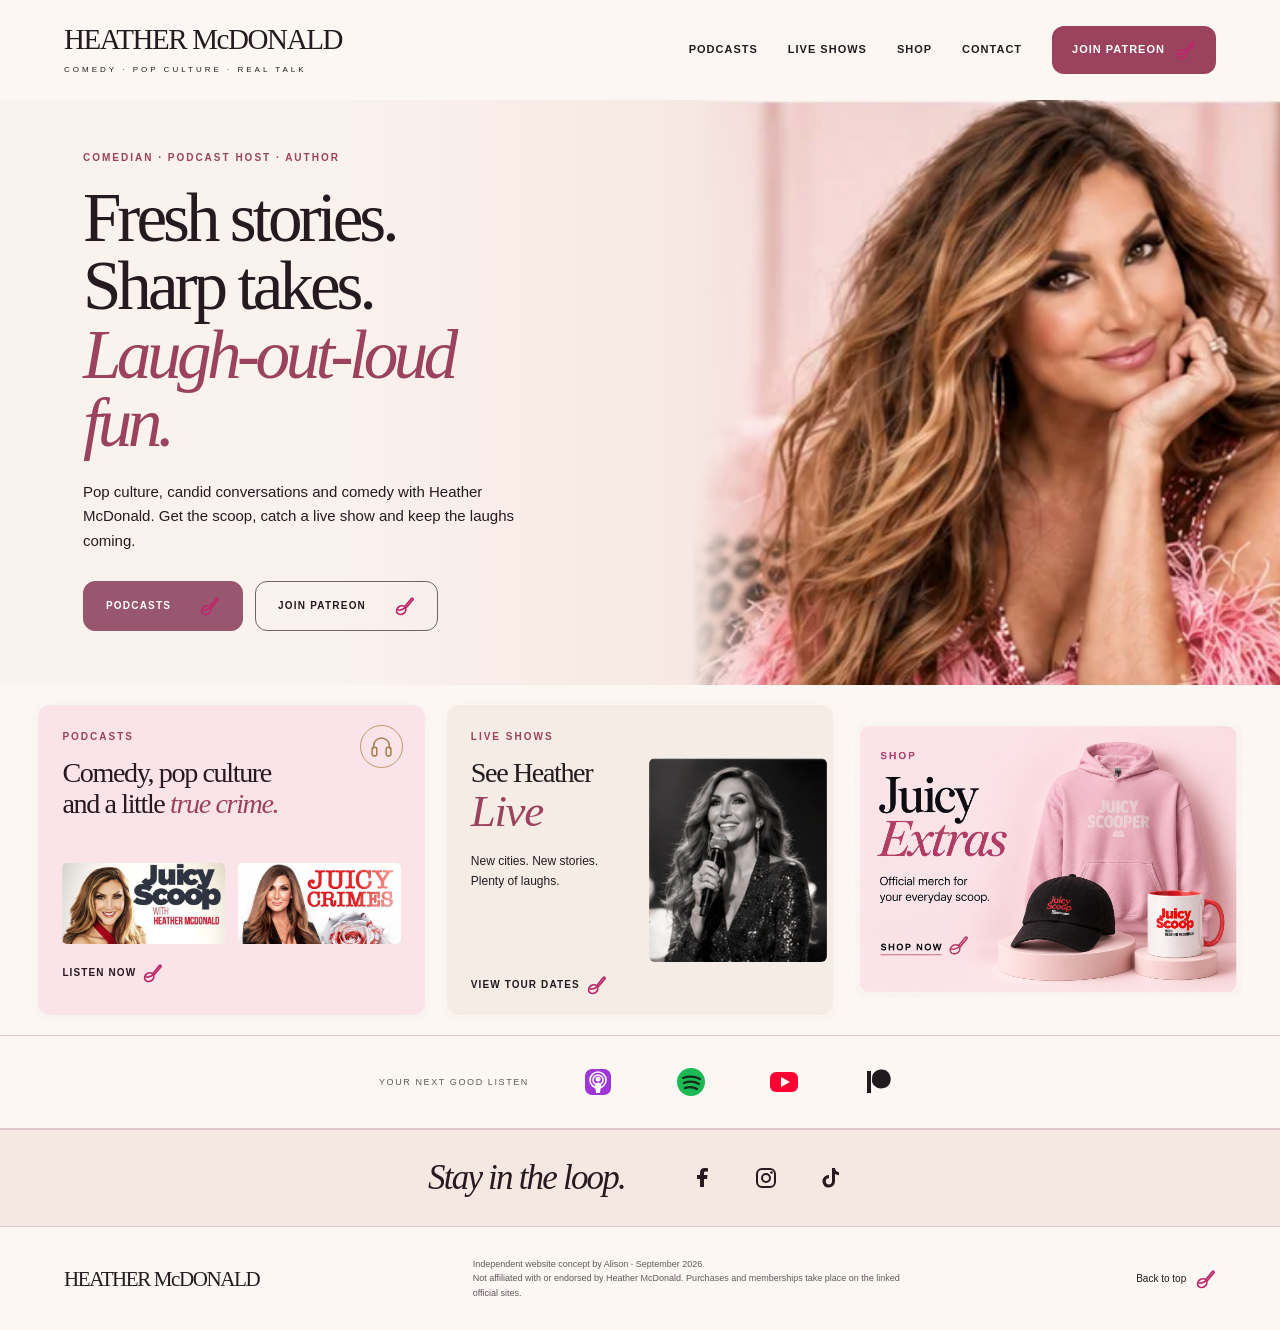
<file: index.html>
<!doctype html>
<html lang="en"><head><meta charset="utf-8"><meta name="viewport" content="width=device-width,initial-scale=1"><meta name="theme-color" content="#faf4ef"><meta name="description" content="Comedy, pop culture and real talk with Heather McDonald. Explore Juicy Scoop, Juicy Crimes, live shows and Juicy Extras."><title>Heather McDonald | Comedy, podcasts & a little extra juicy</title><link rel="icon" href="favicon.svg" type="image/svg+xml"><link rel="stylesheet" href="styles.css?v=20260922-16"><script src="script.js" defer></script></head>
<body id="top"><a class="skip" href="#main">Skip to content</a><header class="header"><a class="brand" href="#top">HEATHER McDONALD<span>COMEDY · POP CULTURE · REAL TALK</span></a><button class="menu" type="button" aria-expanded="false" aria-controls="navigation">Menu <span aria-hidden="true">☰</span></button><nav id="navigation" aria-label="Main navigation"><a href="#podcasts">Podcasts</a><a href="#live">Live shows</a><a href="shop.html">Shop</a><a href="https://heathermcdonald.net/#contact">Contact</a><a class="nav-join" href="https://www.patreon.com/cw/juicyscoop">Join Patreon <span aria-hidden="true"><svg class="scoop-icon" viewBox="0 0 32 32" aria-hidden="true" fill="none" stroke="currentColor" stroke-width="1.7"><path d="m17 17 10-12c1-1 3 1 2 2L19 19"/><ellipse cx="12" cy="22" rx="7" ry="6" transform="rotate(-35 12 22)"/><path d="M6 21c4 2 8 1 12-3"/></svg></span></a></nav></header>
<main id="main"><section class="hero" aria-labelledby="headline"><div class="hero-copy"><p class="eyebrow">Comedian · Podcast host · Author</p><h1 id="headline">Fresh stories.<br>Sharp takes.<br><em>Laugh-out-loud<br class="wide-break"> fun.</em></h1><p class="intro">Pop culture, candid conversations and comedy with Heather McDonald. Get the scoop, catch a live show and keep the laughs coming.</p><div class="actions"><a class="button" href="#podcasts">Podcasts <span aria-hidden="true"><svg class="scoop-icon" viewBox="0 0 32 32" aria-hidden="true" fill="none" stroke="currentColor" stroke-width="1.7"><path d="m17 17 10-12c1-1 3 1 2 2L19 19"/><ellipse cx="12" cy="22" rx="7" ry="6" transform="rotate(-35 12 22)"/><path d="M6 21c4 2 8 1 12-3"/></svg></span></a><a class="button secondary" href="https://www.patreon.com/cw/juicyscoop">Join Patreon <span aria-hidden="true"><svg class="scoop-icon" viewBox="0 0 32 32" aria-hidden="true" fill="none" stroke="currentColor" stroke-width="1.7"><path d="m17 17 10-12c1-1 3 1 2 2L19 19"/><ellipse cx="12" cy="22" rx="7" ry="6" transform="rotate(-35 12 22)"/><path d="M6 21c4 2 8 1 12-3"/></svg></span></a></div></div><div class="hero-photo"><img src="assets/heather-portrait.webp" alt="Heather McDonald seated in a pink room, resting her chin on her hand" width="402" height="352" fetchpriority="high"></div><span class="hero-side" aria-hidden="true">A LITTLE COMEDY. A LOT TO TALK ABOUT.</span></section>
<section class="feature-row" aria-label="Podcasts, live shows and shop">
<article class="feature-card podcast-card" id="podcasts"><p class="eyebrow">Podcasts <span class="headphones" aria-hidden="true"><svg viewBox="0 0 32 32" fill="none" stroke="currentColor" stroke-width="2"><path d="M6 19v-4a10 10 0 0 1 20 0v4"/><rect x="4" y="17" width="6" height="11" rx="2"/><rect x="22" y="17" width="6" height="11" rx="2"/></svg></span></p><h2>Comedy, pop culture<br>and a little <em>true crime.</em></h2><div class="mini-covers"><a href="https://podcasts.apple.com/us/podcast/juicy-scoop-with-heather-mcdonald/id1135332109" aria-label="Listen to Juicy Scoop on Apple Podcasts"><img src="assets/juicy-scoop-landscape.jpg" alt="Juicy Scoop with Heather McDonald" width="1000" height="500"></a><a href="https://podcasts.apple.com/us/podcast/juicy-crimes-with-heather-mcdonald/id1803197933" aria-label="Listen to Juicy Crimes on Apple Podcasts"><img src="assets/juicy-crimes.jpeg" alt="Juicy Crimes with Heather McDonald" width="1024" height="1037"></a></div><a class="text-link" href="https://podcasts.apple.com/us/podcast/juicy-scoop-with-heather-mcdonald/id1135332109">Listen now <svg class="scoop-icon" viewBox="0 0 32 32" aria-hidden="true" fill="none" stroke="currentColor" stroke-width="1.7"><path d="m17 17 10-12c1-1 3 1 2 2L19 19"/><ellipse cx="12" cy="22" rx="7" ry="6" transform="rotate(-35 12 22)"/><path d="M6 21c4 2 8 1 12-3"/></svg></a></article>
<article class="feature-card live-card" id="live"><div class="feature-copy"><p class="eyebrow">Live shows</p><h2>See Heather<br><em>Live</em></h2><p>New cities. New stories.<br>Plenty of laughs.</p><a class="text-link" href="https://heathermcdonald.net/">View tour dates <svg class="scoop-icon" viewBox="0 0 32 32" aria-hidden="true" fill="none" stroke="currentColor" stroke-width="1.7"><path d="m17 17 10-12c1-1 3 1 2 2L19 19"/><ellipse cx="12" cy="22" rx="7" ry="6" transform="rotate(-35 12 22)"/><path d="M6 21c4 2 8 1 12-3"/></svg></a></div><div class="stage-photo"><img src="assets/stage-reference.png" alt="Heather McDonald performing with a microphone" width="332" height="237"></div></article>
<article class="feature-card supplied-shop-card" id="shop"><a href="shop.html" aria-label="Juicy Extras — shop official merchandise"><img src="assets/juicy-extras-card.png" alt="Juicy Extras. Official merch for your everyday scoop. Pink hoodie, black Juicy Scoop hat and coffee mug arranged on pink display stands. Shop now." width="1484" height="1060"></a></article>
</section>
<section class="quick-links" aria-label="Listen, watch and join"><span>YOUR NEXT GOOD LISTEN</span><a class="platform-link" href="https://podcasts.apple.com/us/podcast/juicy-scoop-with-heather-mcdonald/id1135332109" aria-label="Apple Podcasts" title="Apple Podcasts"><svg viewBox="0 0 32 32" aria-hidden="true"><rect x="3" y="3" width="26" height="26" rx="7" fill="#a136d7"/><g fill="none" stroke="white" stroke-width="1.6"><circle cx="16" cy="14" r="8"/><circle cx="16" cy="14" r="5"/></g><circle cx="16" cy="13" r="2.5" fill="white"/><path d="M12.8 18Q16 15 19.2 18L18 27h-4z" fill="white"/></svg></a><a class="platform-link" href="https://open.spotify.com/show/1zsZEElOM8NBrgVvZ48gsO" aria-label="Spotify" title="Spotify"><svg viewBox="0 0 32 32" aria-hidden="true"><circle cx="16" cy="16" r="14" fill="#1db954"/><g fill="none" stroke="#142b1c" stroke-width="2.3" stroke-linecap="round"><path d="M8 12q9-3 17 1M9 17q8-3 15 1M10 22q7-2 12 1"/></g></svg></a><a class="platform-link" href="https://www.youtube.com/@JuicyScoop" aria-label="YouTube" title="YouTube"><svg viewBox="0 0 32 32" aria-hidden="true"><rect x="2" y="6" width="28" height="20" rx="6" fill="#f03"/><path d="m13 11 9 5-9 5z" fill="white"/></svg></a><a class="platform-link" href="https://www.patreon.com/cw/juicyscoop" aria-label="Patreon membership" title="Patreon membership"><svg viewBox="0 0 32 32" aria-hidden="true"><path d="M6 27V5h4v22zM15 5c15-7 20 14 8 17-6 2-13-3-12-9 0-4 1-6 4-8" fill="#231a20"/></svg></a></section>
<section class="social section" aria-label="Social media"><h2>Stay in the loop.</h2><div class="social-icons"><a href="https://www.facebook.com/heathermcdonaldcomedy/" aria-label="Heather McDonald on Facebook"><svg viewBox="0 0 24 24" aria-hidden="true"><path d="M14 21v-8h3l.5-4H14V7c0-1 .5-1.5 1.5-1.5H18V2.2A25 25 0 0 0 14.8 2C11.6 2 10 3.8 10 7v2H7v4h3v8z"/></svg></a><a href="https://www.instagram.com/heathermcdonald/" aria-label="Heather McDonald on Instagram"><svg viewBox="0 0 24 24" aria-hidden="true"><rect x="3" y="3" width="18" height="18" rx="5" fill="none" stroke="currentColor" stroke-width="2"/><circle cx="12" cy="12" r="4" fill="none" stroke="currentColor" stroke-width="2"/><circle cx="17.5" cy="6.5" r="1.3"/></svg></a><a href="https://www.tiktok.com/@heathermcdonald" aria-label="Heather McDonald on TikTok"><svg viewBox="0 0 24 24" aria-hidden="true"><path d="M14 2h3c.3 2.4 1.6 3.9 4 4.2v3.1a9 9 0 0 1-4-1.2v7.2A6.3 6.3 0 1 1 11 9v3.2a3.1 3.1 0 1 0 3 3.1z"/></svg></a></div></section></main>
<footer><a class="brand" href="#top">HEATHER McDONALD</a><p>Independent website concept by Alison · September 2026<br>Not affiliated with or endorsed by Heather McDonald. Purchases and memberships take place on the linked official sites.</p><a href="#top">Back to top <svg class="scoop-icon" viewBox="0 0 32 32" aria-hidden="true" fill="none" stroke="currentColor" stroke-width="1.7"><path d="m17 17 10-12c1-1 3 1 2 2L19 19"/><ellipse cx="12" cy="22" rx="7" ry="6" transform="rotate(-35 12 22)"/><path d="M6 21c4 2 8 1 12-3"/></svg></a></footer></body></html>
</file>
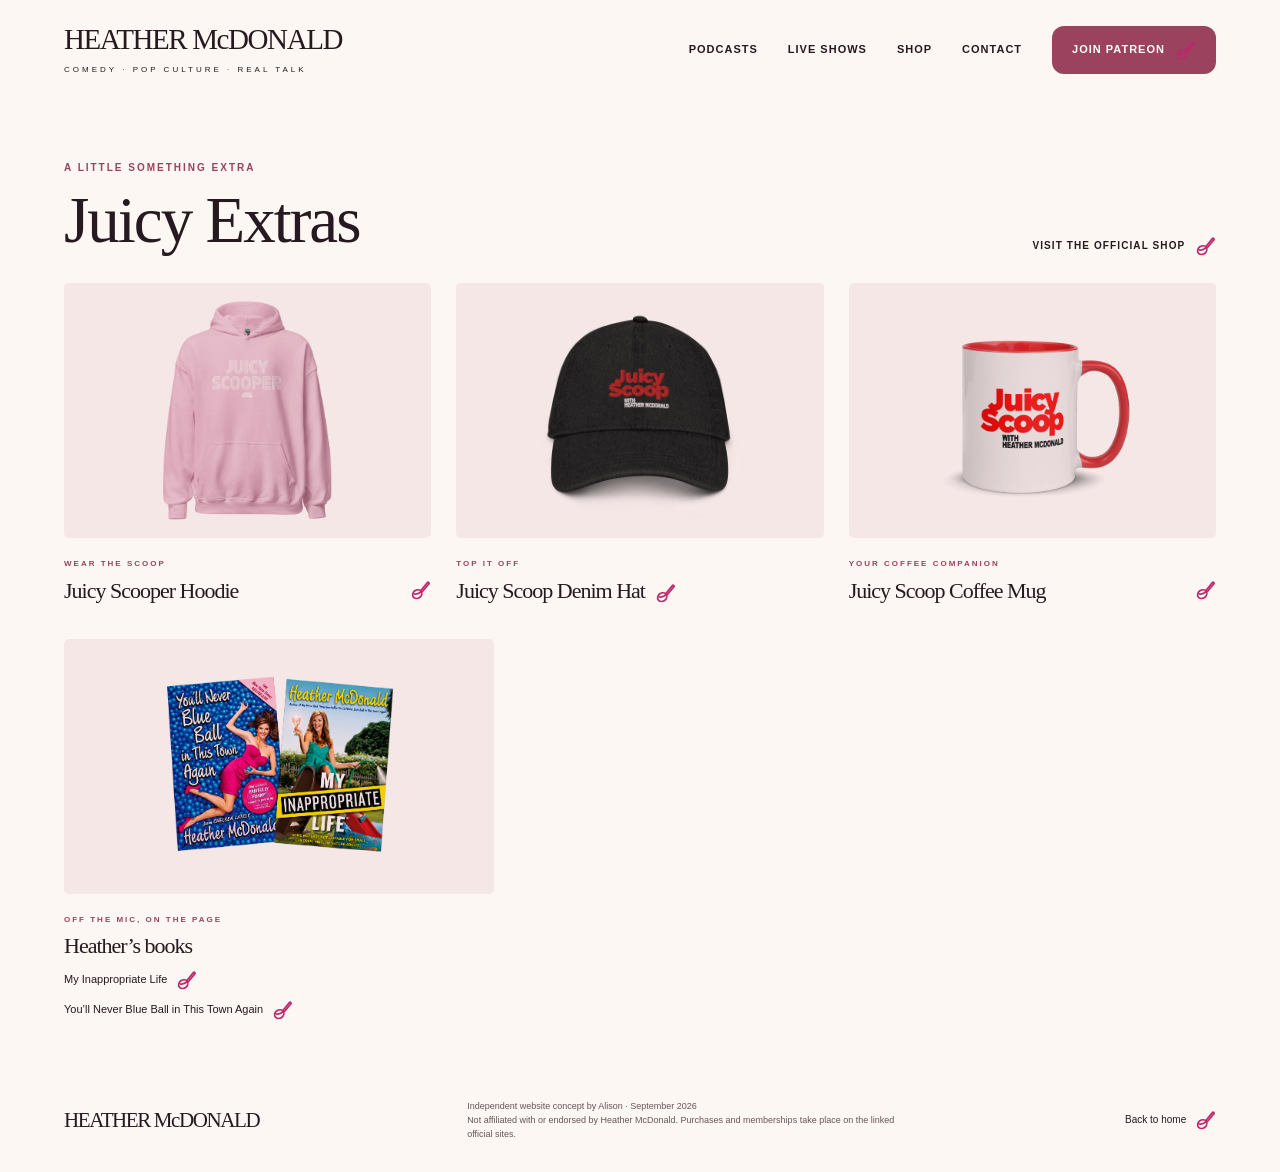
<file: shop.html>
<!doctype html>
<html lang="en"><head><meta charset="utf-8"><meta name="viewport" content="width=device-width,initial-scale=1"><meta name="theme-color" content="#faf4ef"><meta name="description" content="Comedy, pop culture and real talk with Heather McDonald. Explore Juicy Scoop, Juicy Crimes, live shows and Juicy Extras."><title>Juicy Extras | Heather McDonald</title><link rel="icon" href="favicon.svg" type="image/svg+xml"><link rel="stylesheet" href="styles.css?v=20260922-16"><script src="script.js" defer></script></head>
<body id="top"><a class="skip" href="#main">Skip to content</a><header class="header"><a class="brand" href="index.html">HEATHER McDONALD<span>COMEDY · POP CULTURE · REAL TALK</span></a><button class="menu" type="button" aria-expanded="false" aria-controls="navigation">Menu <span aria-hidden="true">☰</span></button><nav id="navigation" aria-label="Main navigation"><a href="index.html#podcasts">Podcasts</a><a href="index.html#live">Live shows</a><a href="shop.html">Shop</a><a href="https://heathermcdonald.net/#contact">Contact</a><a class="nav-join" href="https://www.patreon.com/cw/juicyscoop">Join Patreon <span aria-hidden="true"><svg class="scoop-icon" viewBox="0 0 32 32" aria-hidden="true" fill="none" stroke="currentColor" stroke-width="1.7"><path d="m17 17 10-12c1-1 3 1 2 2L19 19"/><ellipse cx="12" cy="22" rx="7" ry="6" transform="rotate(-35 12 22)"/><path d="M6 21c4 2 8 1 12-3"/></svg></span></a></nav></header>
<main id="main" class="extras-page"><section class="shop section" id="products"><div class="section-heading"><div><p class="eyebrow">A little something extra</p><h1>Juicy Extras</h1></div><a class="text-link" href="https://juicyscoopshop.com/">Visit the official shop <svg class="scoop-icon" viewBox="0 0 32 32" aria-hidden="true" fill="none" stroke="currentColor" stroke-width="1.7"><path d="m17 17 10-12c1-1 3 1 2 2L19 19"/><ellipse cx="12" cy="22" rx="7" ry="6" transform="rotate(-35 12 22)"/><path d="M6 21c4 2 8 1 12-3"/></svg></a></div><div class="products"><article class="product"><a class="product-image" href="https://juicyscoopshop.com/products/official-juicy-scooper-hoodie"><img src="assets/hoodie.jpg" alt="Official Juicy Scooper light pink hoodie" loading="lazy" width="600" height="600"></a><p class="eyebrow">Wear the scoop</p><h3><a href="https://juicyscoopshop.com/products/official-juicy-scooper-hoodie">Juicy Scooper Hoodie <span aria-hidden="true"><svg class="scoop-icon" viewBox="0 0 32 32" aria-hidden="true" fill="none" stroke="currentColor" stroke-width="1.7"><path d="m17 17 10-12c1-1 3 1 2 2L19 19"/><ellipse cx="12" cy="22" rx="7" ry="6" transform="rotate(-35 12 22)"/><path d="M6 21c4 2 8 1 12-3"/></svg></span></a></h3></article><article class="product"><a class="product-image" href="https://juicyscoopshop.com/products/juicy-scoop-with-heather-mcdonald-denim-hat?variant=46493162897695"><img src="assets/hat.jpg" alt="Black Juicy Scoop denim hat with red and white embroidery" width="600" height="600"></a><p class="eyebrow">Top it off</p><h3><a href="https://juicyscoopshop.com/products/juicy-scoop-with-heather-mcdonald-denim-hat?variant=46493162897695">Juicy Scoop Denim Hat <svg class="scoop-icon" viewBox="0 0 32 32" aria-hidden="true" fill="none" stroke="currentColor" stroke-width="1.7"><path d="m17 17 10-12c1-1 3 1 2 2L19 19"/><ellipse cx="12" cy="22" rx="7" ry="6" transform="rotate(-35 12 22)"/><path d="M6 21c4 2 8 1 12-3"/></svg></a></h3></article><article class="product"><a class="product-image" href="https://juicyscoopshop.com/products/juicy-scoop-with-heather-mcdonald-coffee-mug"><img src="assets/mug.jpg" alt="Juicy Scoop white coffee mug with a red interior" loading="lazy" width="600" height="600"></a><p class="eyebrow">Your coffee companion</p><h3><a href="https://juicyscoopshop.com/products/juicy-scoop-with-heather-mcdonald-coffee-mug">Juicy Scoop Coffee Mug <span aria-hidden="true"><svg class="scoop-icon" viewBox="0 0 32 32" aria-hidden="true" fill="none" stroke="currentColor" stroke-width="1.7"><path d="m17 17 10-12c1-1 3 1 2 2L19 19"/><ellipse cx="12" cy="22" rx="7" ry="6" transform="rotate(-35 12 22)"/><path d="M6 21c4 2 8 1 12-3"/></svg></span></a></h3></article><article class="product books"><div class="product-image"><img src="assets/books.png" alt="Heather’s memoirs: You’ll Never Blue Ball in This Town Again and My Inappropriate Life" loading="lazy" width="1466" height="1078"></div><p class="eyebrow">Off the mic, on the page</p><h3>Heather’s books</h3><a class="book-link" href="https://www.simonandschuster.com/books/My-Inappropriate-Life/Heather-McDonald/9781451672237">My Inappropriate Life <svg class="scoop-icon" viewBox="0 0 32 32" aria-hidden="true" fill="none" stroke="currentColor" stroke-width="1.7"><path d="m17 17 10-12c1-1 3 1 2 2L19 19"/><ellipse cx="12" cy="22" rx="7" ry="6" transform="rotate(-35 12 22)"/><path d="M6 21c4 2 8 1 12-3"/></svg></a><a class="book-link" href="https://www.simonandschuster.com/books/Youll-Never-Blue-Ball-in-This-Town-Again/Heather-McDonald/9781439176283">You’ll Never Blue Ball in This Town Again <svg class="scoop-icon" viewBox="0 0 32 32" aria-hidden="true" fill="none" stroke="currentColor" stroke-width="1.7"><path d="m17 17 10-12c1-1 3 1 2 2L19 19"/><ellipse cx="12" cy="22" rx="7" ry="6" transform="rotate(-35 12 22)"/><path d="M6 21c4 2 8 1 12-3"/></svg></a></article></div></section>
</main><footer><a class="brand" href="index.html">HEATHER McDONALD</a><p>Independent website concept by Alison · September 2026<br>Not affiliated with or endorsed by Heather McDonald. Purchases and memberships take place on the linked official sites.</p><a href="index.html">Back to home <svg class="scoop-icon" viewBox="0 0 32 32" aria-hidden="true" fill="none" stroke="currentColor" stroke-width="1.7"><path d="m17 17 10-12c1-1 3 1 2 2L19 19"/><ellipse cx="12" cy="22" rx="7" ry="6" transform="rotate(-35 12 22)"/><path d="M6 21c4 2 8 1 12-3"/></svg></a></footer></body></html>
</file>
<file: styles.css>
:root{--paper:#fcf7f2;--ink:#261920;--berry:#9b425e;--blush:#f5e0e2;--line:#dfc7cb;--muted:#65555b}*{box-sizing:border-box}html{scroll-behavior:smooth;scroll-padding-top:25px}body{margin:0;color:var(--ink);background:var(--paper);font:15px/1.6 Arial,Helvetica,sans-serif}a{color:inherit;text-underline-offset:5px}a,button{-webkit-tap-highlight-color:transparent}a:focus-visible,button:focus-visible{outline:3px solid #286ca0;outline-offset:5px}button{font:inherit}img{display:block;max-width:100%}.skip{position:absolute;left:20px;top:-80px;z-index:20;background:white;padding:10px}.skip:focus{top:10px}.header{min-height:100px;max-width:1600px;margin:auto;display:flex;align-items:center;justify-content:space-between;gap:30px;padding:20px 5%}.brand{font:29px/1.05 Georgia,'Times New Roman',serif;letter-spacing:-1.4px;text-decoration:none;white-space:nowrap}.brand span{display:block;font:8px/1.5 Arial,sans-serif;letter-spacing:3px;margin-top:10px}.header nav{display:flex;align-items:center;gap:30px}.header nav a{text-decoration:none;font-size:11px;letter-spacing:1px;text-transform:uppercase;font-weight:700}.header nav a:hover{color:var(--berry)}.header .nav-join{padding:13px 20px;background:var(--berry);color:white;border-radius:3px}.menu{display:none}.hero{position:relative;display:grid;grid-template-columns:54% 46%;background:#f2dedc;max-width:1600px;margin:auto;overflow:hidden}.hero-copy{z-index:1;padding:50px 0 54px 12%;background:linear-gradient(90deg,#faf2ed 50%,#f7e8e3);align-self:stretch}.eyebrow{font-size:10px;letter-spacing:2px;text-transform:uppercase;font-weight:700;color:var(--berry);margin:0 0 15px}h1,h2,h3{font-family:Georgia,'Times New Roman',serif;font-weight:400}h1{font-size:clamp(58px,5.4vw,86px);line-height:.99;letter-spacing:-4px;margin:18px 0 22px}h1 em,h2 em{color:var(--berry);font-weight:400}h1 em{letter-spacing:-4.5px}.intro{max-width:460px;margin:0 20px 27px 0;font-size:15px;line-height:1.65}.hero-photo{position:relative;min-width:0}.hero-photo img{width:100%;height:100%;object-fit:cover;object-position:53% center}.hero-photo:after{content:'';position:absolute;inset:0;background:linear-gradient(90deg,#f7e8e3 0,transparent 13%);pointer-events:none}.hero-side{position:absolute;left:25px;bottom:50px;font-size:8px;letter-spacing:2px;writing-mode:vertical-rl;transform:rotate(180deg)}.actions{display:flex;gap:12px;flex-wrap:wrap}.button{display:inline-flex;align-items:center;justify-content:space-between;gap:22px;min-height:48px;padding:13px 22px;background:var(--berry);color:white;border:1px solid var(--berry);border-radius:3px;font-size:10px;font-weight:700;letter-spacing:1.2px;text-transform:uppercase;text-decoration:none;transition:background .2s}.button:hover{background:#77324a;color:white}.secondary{background:transparent;color:var(--ink);border-color:#746167}.quick-links{max-width:1440px;margin:auto;display:flex;justify-content:center;align-items:center;gap:45px;padding:22px 30px;border-bottom:1px solid var(--line)}.quick-links>span{font-size:9px;letter-spacing:1.6px;color:var(--muted)}.quick-links a{font-size:12px;font-weight:700;text-decoration:none}.quick-links small{display:block;font-size:9px;color:var(--muted);font-weight:400}.section{max-width:1440px;padding:48px 5%;margin:auto}.section-heading{display:flex;justify-content:space-between;align-items:end;gap:30px;margin-bottom:26px}.section-heading .eyebrow{margin-bottom:8px}h2{font-size:44px;line-height:1.12;letter-spacing:-1.8px;margin:0}p{margin-top:0}.section-heading>p{font-size:13px;color:var(--muted);margin-bottom:3px}.podcast-grid{display:grid;grid-template-columns:1fr 1fr;gap:24px}.podcast{display:grid;grid-template-columns:46% 54%;align-items:center;background:#f8e8e9;border-radius:5px;overflow:hidden}.cover{display:block;padding:16px}.cover img{aspect-ratio:1;object-fit:contain;border-radius:3px}.podcast-copy{padding:22px 25px 22px 8px}.podcast-copy .eyebrow{font-size:8px;letter-spacing:1.2px;margin-bottom:9px}h3{font-size:30px;letter-spacing:-1px;line-height:1.1;margin:0 0 13px}.podcast-copy p:not(.eyebrow){font-size:12px;line-height:1.6;color:var(--muted);margin-bottom:17px}.text-link{font-size:10px;text-transform:uppercase;letter-spacing:1.1px;font-weight:700;white-space:nowrap}.two-up{display:grid;grid-template-columns:1fr 1fr;gap:24px;padding-top:0;padding-bottom:0}.two-up article{padding:34px 38px;border:1px solid var(--line);border-radius:5px}.two-up p:not(.eyebrow){font-size:13px;max-width:410px;margin:20px 0 24px}.two-up h2{font-size:43px}.live{background:#f5ece5}.membership{background:#8d4059;color:white}.membership .eyebrow,.membership h2 em{color:#ffe3e8}.light{background:#fff5ef;color:var(--ink);border-color:#fff5ef}.products{display:grid;grid-template-columns:repeat(3,1fr);gap:25px}.product-image{display:block;background:#f6e7e7;border-radius:5px;overflow:hidden;height:255px;margin-bottom:20px}.product-image img{width:100%;height:100%;object-fit:contain;mix-blend-mode:multiply;padding:10px}.books .product-image img{padding:24px}.product .eyebrow{font-size:8px;margin-bottom:8px}.product h3{font-size:22px;margin-bottom:10px}.product h3 a{text-decoration:none}.product h3 span{font:16px Arial;float:right}.book-link{display:block;font-size:11px;line-height:1.5;margin-top:8px}.social{padding-top:26px;padding-bottom:26px;display:flex;justify-content:center;gap:55px;align-items:center;background:#f5e7e2;border-top:1px solid var(--line);border-bottom:1px solid var(--line)}.social h2{font-size:35px;font-style:italic}.social-icons{display:flex;gap:20px}.social-icons a{display:grid;place-items:center;min-width:44px;min-height:44px}.social-icons svg{width:24px;height:24px;fill:currentColor}footer{max-width:1440px;margin:auto;padding:30px 5%;display:flex;align-items:center;justify-content:space-between;gap:35px}footer .brand{font-size:21px}footer p{font-size:9px;color:var(--muted);max-width:450px;margin:0}footer>a:last-child{font-size:10px;white-space:nowrap}@media(min-width:1500px){h1{font-size:86px}.wide-break{display:none}.hero-copy{padding-bottom:66px;padding-top:66px}}@media(max-width:1100px){.header{padding:20px 4%;min-height:90px}.brand{font-size:24px}.header nav{gap:18px}.hero-copy{padding-left:10%;padding-top:40px}h1{font-size:60px;letter-spacing:-3px}h1 em{letter-spacing:-3px}.hero-side{left:16px}.quick-links{gap:25px}.podcast{grid-template-columns:43% 57%}.podcast-copy{padding-right:16px}h3{font-size:27px}.product-image{height:220px}.two-up h2{font-size:36px}}@media(max-width:760px){.header{position:relative;flex-wrap:wrap;gap:15px;min-height:85px;padding:20px 6%}.brand{font-size:25px}.brand span{font-size:7px;letter-spacing:2.5px}.menu{display:block;min-height:44px;background:transparent;border:1px solid var(--line);border-radius:3px;font-size:11px;padding:8px 12px}.header nav{display:none;width:100%;flex-direction:column;align-items:stretch;gap:0;padding-top:5px}.header nav.open{display:flex}.header nav a{padding:14px 0;min-height:44px}.header .nav-join{margin-top:5px;text-align:center}.hero{grid-template-columns:1fr}.hero-copy{padding:34px 7% 35px;background:linear-gradient(110deg,#faf2ed,#f7e8e3)}h1{font-size:clamp(48px,9.5vw,68px);letter-spacing:-3px;margin:15px 0 20px}h1 em{letter-spacing:-2.8px}.wide-break{display:none}.hero .eyebrow{font-size:8px;letter-spacing:1.5px}.intro{font-size:14px;margin-right:0;max-width:540px}.hero-photo{height:360px}.hero-photo img{object-position:center 38%;object-fit:cover}.hero-photo:after,.hero-side{display:none}.button{font-size:9px;padding:12px 17px;gap:15px}.quick-links{display:grid;grid-template-columns:1fr 1fr;gap:8px 25px;padding:20px 7%}.quick-links>span{grid-column:1/-1;margin-bottom:5px}.quick-links a{display:flex;align-items:center;gap:6px;min-height:44px;font-size:11px}.quick-links small{font-size:8px}.section{padding:34px 6%}.section-heading{display:block;margin-bottom:20px}.section-heading>p{margin-top:14px}.section-heading>.text-link{display:inline-block;margin-top:16px}h2{font-size:36px}.podcast-grid{grid-template-columns:1fr;gap:16px}.podcast{grid-template-columns:44% 56%}.podcast-copy{padding:20px 15px 20px 5px}.podcast-copy h3{font-size:28px}.cover{padding:12px}.two-up{grid-template-columns:1fr;padding-top:0;padding-bottom:0;gap:16px}.two-up article{padding:28px}.products{grid-template-columns:1fr 1fr;gap:25px 16px}.product-image{height:190px;margin-bottom:16px}.product h3{font-size:21px;line-height:1.2}.product h3 span{float:none}.books{grid-column:1/-1}.books .product-image{height:260px}.social{gap:20px;flex-wrap:wrap;padding:25px}.social h2{font-size:32px}.social-icons{gap:12px}footer{flex-wrap:wrap;padding:28px 6%;gap:20px}footer p{order:3;width:100%}footer .brand{font-size:20px}footer>a:last-child{margin-left:auto}}@media(max-width:370px){.brand{font-size:21px}h1{font-size:44px}.hero-photo{height:310px}.product-image{height:160px}.podcast-copy h3{font-size:24px}.podcast-copy p:not(.eyebrow){font-size:11px}.actions{gap:8px}.button{padding:12px 14px}}@media(prefers-reduced-motion:reduce){html{scroll-behavior:auto}*{transition:none!important}}
.cover img{width:100%;height:auto;aspect-ratio:1;object-fit:contain}
.quick-links a{display:inline-flex;align-items:center;gap:6px}
/* Compact reference composition: three equal features below the hero. */
.feature-row{display:grid;grid-template-columns:repeat(3,minmax(0,1fr));max-width:1600px;margin:auto;padding:20px 3%;gap:18px}.feature-card{min-width:0;min-height:290px;background:#fbe4e9;border-radius:5px;padding:25px;overflow:hidden}.feature-card h2{font-size:clamp(25px,2.3vw,36px);line-height:1.12;letter-spacing:-1px;margin:0 0 17px}.feature-card .eyebrow{margin-bottom:21px}.feature-card p:not(.eyebrow){font-size:13px;line-height:1.6;margin-bottom:21px}.feature-card .text-link{display:inline-flex;align-items:center;min-height:35px;white-space:normal;line-height:1.4}.headphones{float:right;font-size:22px;line-height:12px}.mini-covers{display:flex;gap:12px;margin-bottom:9px}.mini-covers a{width:110px;max-width:44%}.mini-covers img{width:100%;height:auto;aspect-ratio:1;object-fit:contain;border-radius:2px}.live-card,.shop-card{display:grid;grid-template-columns:minmax(0,1fr) 34%;gap:14px;align-items:center}.live-card{background:#f4ece5;padding-right:12px}.feature-copy{min-width:0}.stage-photo{height:255px;overflow:hidden}.stage-photo img{width:100%;height:100%;object-fit:cover;object-position:85% center}.shop-card{padding-right:0;grid-template-columns:minmax(0,1fr) 35%}.merch-photo{display:block;height:255px}.merch-photo img{width:100%;height:100%;object-fit:cover;object-position:center;mix-blend-mode:multiply}.social{max-width:1600px}@media(max-width:1100px) and (min-width:761px){.feature-row{gap:12px;padding:18px 2%}.feature-card{padding:20px 16px}.live-card,.shop-card{padding-right:8px;grid-template-columns:minmax(0,1fr) 30%;gap:8px}.feature-card h2{font-size:25px}.stage-photo,.merch-photo{height:260px}.feature-card .eyebrow{font-size:9px;letter-spacing:1.3px}}@media(max-width:760px){.feature-row{grid-template-columns:1fr;padding:20px 6%;gap:16px}.feature-card{min-height:0;padding:25px}.feature-card h2{font-size:31px}.mini-covers a{width:115px}.live-card,.shop-card{grid-template-columns:minmax(0,1fr) 34%;padding-right:12px}.stage-photo,.merch-photo{height:235px}.feature-card .eyebrow{margin-bottom:17px}}
.stage-photo img{object-position:65% center;transform:scale(1.12)}
/* Match the supplied compact image-led reference proportions. */
.feature-row{padding:20px 3%;gap:22px}.feature-card{height:310px;min-height:0;padding:24px;border-radius:12px;box-shadow:0 3px 16px #8d405908}.feature-card h2{font-size:clamp(26px,2.4vw,40px);letter-spacing:-1.4px;margin-bottom:17px}.feature-card .eyebrow{margin-bottom:12px}.podcast-card{display:flex;flex-direction:column}.podcast-card h2{font-size:clamp(25px,2.2vw,35px);max-width:90%;margin:0 0 15px}.headphones{position:absolute;right:22px;top:20px;width:43px;height:43px;border:1px solid #bd9865;border-radius:50%;padding:8px;color:#a68152}.headphones svg{width:100%;height:100%}.podcast-card{position:relative}.mini-covers{gap:13px;margin:0 0 6px;flex:1;min-height:0}.mini-covers a{width:50%;max-width:none;min-width:0;height:100%;overflow:hidden;background:#fff8f4;border-radius:5px}.mini-covers img{width:100%;height:100%;object-fit:contain;aspect-ratio:auto}.podcast-card>.text-link{margin-top:auto;flex-shrink:0}.live-card{grid-template-columns:minmax(0,1fr) 50%;gap:12px;padding:6px 6px 6px 24px}.live-card .feature-copy{height:100%;display:flex;flex-direction:column;padding:18px 0 6px}.live-card h2{font-size:clamp(29px,2.65vw,43px)}.live-card .text-link{margin-top:auto}.stage-photo{height:100%;border-radius:6px}.stage-photo img{object-position:65% center;transform:scale(1.15)}.shop-card{position:relative;grid-template-columns:43% 57%;gap:0;padding:24px 0 24px 24px}.shop-card .feature-copy{height:100%;display:flex;flex-direction:column;position:relative;z-index:1}.shop-card .text-link{margin-top:auto}.shop-card h2{font-size:clamp(32px,3vw,47px)}.shop-card p:not(.eyebrow){font-size:12px}.merch-photo{position:relative;height:100%;min-width:0}.merch-photo>img{height:100%;width:135%;max-width:none;object-fit:contain;position:absolute;left:-15%;top:-16%;mix-blend-mode:multiply}.merch-photo .merch-mug{width:72%;height:54%;left:23%;top:54%;object-fit:contain}.feature-card p:not(.eyebrow){font-size:12px}.quick-links{border-top:1px solid var(--line)}@media(min-width:1600px){.feature-card{height:330px}}@media(max-width:1000px) and (min-width:761px){.feature-row{gap:12px;padding:16px 2%}.feature-card{height:285px;padding:18px}.podcast-card h2{font-size:24px;max-width:100%}.headphones{display:none}.live-card{padding:6px 6px 6px 16px;grid-template-columns:50% 50%;gap:0}.live-card h2{font-size:27px}.shop-card{padding:18px 0 18px 16px}.shop-card h2{font-size:30px}.feature-card .text-link{font-size:8px}.feature-card .eyebrow{font-size:8px}.feature-card p:not(.eyebrow){font-size:11px}}@media(max-width:760px){.feature-row{padding:18px 6%;gap:16px}.feature-card{height:310px}.podcast-card h2{font-size:29px}.live-card h2{font-size:36px}.shop-card h2{font-size:40px}.live-card,.shop-card{grid-template-columns:48% 52%}.mini-covers{max-height:145px}.feature-card p:not(.eyebrow){font-size:13px}}
.live-card h2{font-size:clamp(26px,2.2vw,35px)}.merch-photo>img:not(.merch-mug){height:91%;top:-4%}.stage-photo img{transform:scale(1.22)}
.stage-photo{display:flex;align-items:center;background:#201e1e}.stage-photo img{width:100%;height:100%;object-fit:contain;object-position:center;transform:none}.mini-covers{flex:none;height:112px;margin-top:auto}.mini-covers img{object-fit:cover;object-position:center 25%}.podcast-card>.text-link{margin-top:6px}@media(max-width:760px){.mini-covers{height:115px}.stage-photo img{object-fit:contain}}
.stage-photo{position:relative}.stage-photo img{object-fit:cover;object-position:68% center;transform:scale(1.1)}
.scoop-icon{width:22px;height:22px;display:inline-block;vertical-align:middle;flex-shrink:0;color:#d95991;margin-left:5px}.button .scoop-icon,.nav-join .scoop-icon{color:currentColor}.mini-covers{height:auto;aspect-ratio:4.1;flex:none;margin-top:auto}.mini-covers a{position:relative;height:100%;aspect-ratio:2}.mini-covers img{height:100%;width:100%;object-fit:cover}.mini-covers a:first-child img{transform:scale(1.23);object-position:center 18%}.mini-covers a:last-child img{object-position:center 19%}.merch-photo{position:relative;isolation:isolate}.merch-photo>img{mix-blend-mode:multiply;object-fit:contain}.merch-photo>img.merch-hoodie{width:120%;height:84%;left:-10%;top:-3%;z-index:0}.merch-photo>img.merch-hat{width:65%;height:43%;left:-5%;top:59%;z-index:1}.merch-photo>img.merch-mug{width:54%;height:43%;left:49%;top:60%;z-index:2}.platform-link{min-width:48px;min-height:48px;justify-content:center;flex-direction:column}.platform-link svg{width:32px;height:32px}.platform-link small{font-size:8px}.extras-page .shop{padding-top:60px}.extras-page .products{grid-template-columns:repeat(3,1fr)}.extras-page .books{grid-column:1/-1;max-width:430px}.extras-page .section-heading h2{font-size:65px}@media(max-width:760px){.mini-covers{height:auto;max-height:none;aspect-ratio:4}.quick-links{display:flex;flex-wrap:wrap;gap:14px 24px;justify-content:center}.quick-links>span{width:100%;text-align:center}.extras-page .products{grid-template-columns:1fr 1fr}.extras-page .books{grid-column:auto}.extras-page .section-heading h2{font-size:48px}}
.merch-photo{isolation:auto}.mini-covers a:first-child img{object-position:center top;transform-origin:center top}.scoop-icon{color:#d95991}.button .scoop-icon,.nav-join .scoop-icon{color:#ff97c4}
.mini-covers a:first-child img{transform:scale(1.23) translateY(-7%)}.stage-photo img{position:absolute;width:671.5%;max-width:none;height:112.9%;left:-325.6%;top:0;object-fit:fill;transform:none}.extras-page h1{font-size:65px;margin:0;line-height:1.12;letter-spacing:-2px}@media(max-width:760px){.extras-page h1{font-size:48px}}
.stage-photo{width:100%;height:auto;aspect-ratio:305/349;align-self:center;background:transparent}
/* Reference emphasis and opaque foreground merchandise. */
.live-card h2 em{display:inline-block;font-size:1.6em;line-height:1.04}.merch-photo>img.merch-mug{mix-blend-mode:normal;clip-path:ellipse(45% 43% at 50% 51%)}
.merch-photo>img.merch-mug{height:auto;aspect-ratio:1;mix-blend-mode:multiply;clip-path:none}.merch-photo>img.mug-body{mix-blend-mode:normal;clip-path:polygon(20% 24%,21% 22%,27% 21%,39% 20.4%,53% 20.6%,64% 21.5%,69% 23%,70% 31%,69% 64%,69% 74%,68% 80%,63% 83%,52% 85%,39% 85%,29% 83%,23% 80%,20% 77%);z-index:3}
/* Softer reference buttons and clean, un-underlined links. */
a{text-decoration:none}.button{border-radius:12px}.header .nav-join{border-radius:12px}.hero .actions .button:first-child{background:#98576e;border-color:#98576e}.hero .actions .button:first-child:hover{background:#84475d;border-color:#84475d}
.mini-covers a:first-child img{transform:scale(1.23) translateY(-13%)}
.mini-covers a:first-child img{transform:none;object-fit:contain;object-position:center}.mini-covers{aspect-ratio:auto;height:auto}.mini-covers a{height:auto;aspect-ratio:2}.mini-covers img{height:100%}

.scoop-icon,.button .scoop-icon,.nav-join .scoop-icon{color:#bd286b;stroke-width:2.5}
.supplied-shop-card{padding:0;background:transparent;box-shadow:none;overflow:visible}.supplied-shop-card>a{display:flex;align-items:center;width:100%;height:100%;border-radius:12px}.supplied-shop-card img{display:block;width:100%;height:auto;border-radius:12px}.supplied-shop-card>a:focus-visible{outline:3px solid #286ca0;outline-offset:4px}
</file>
